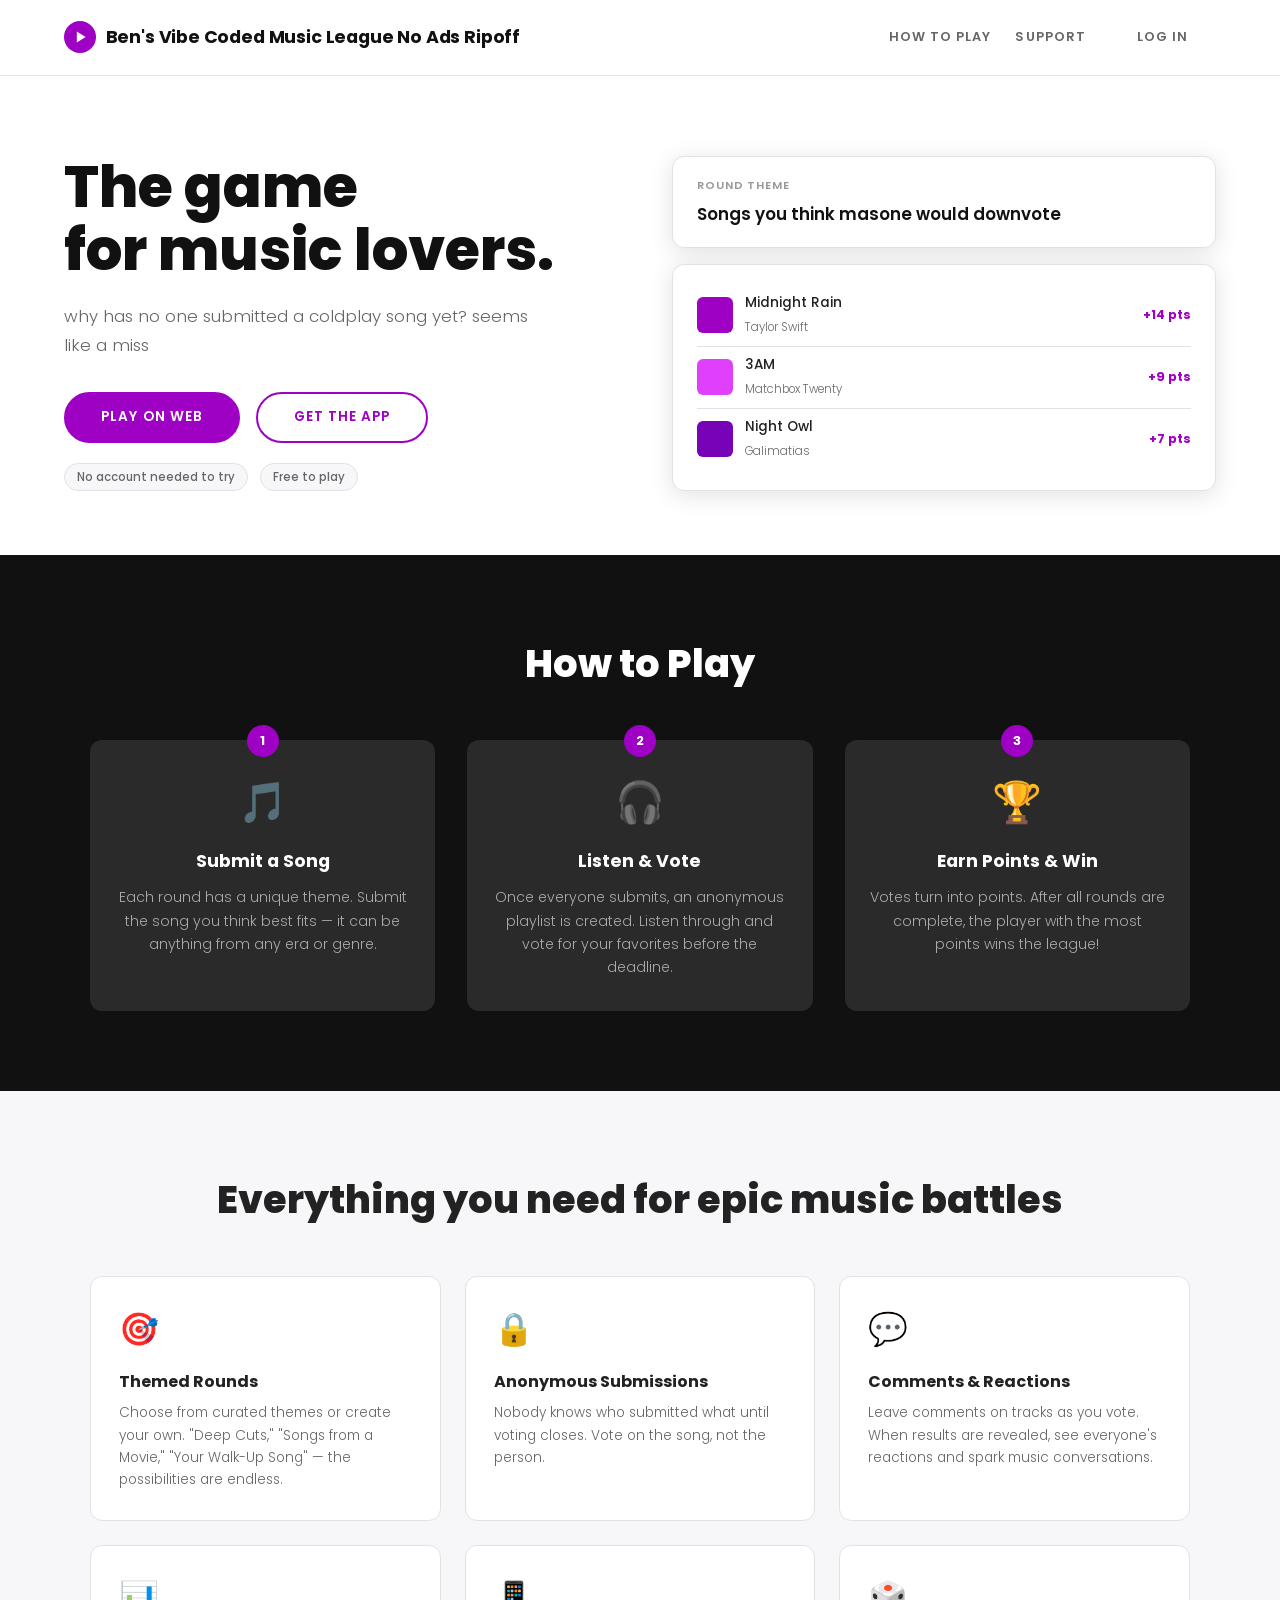
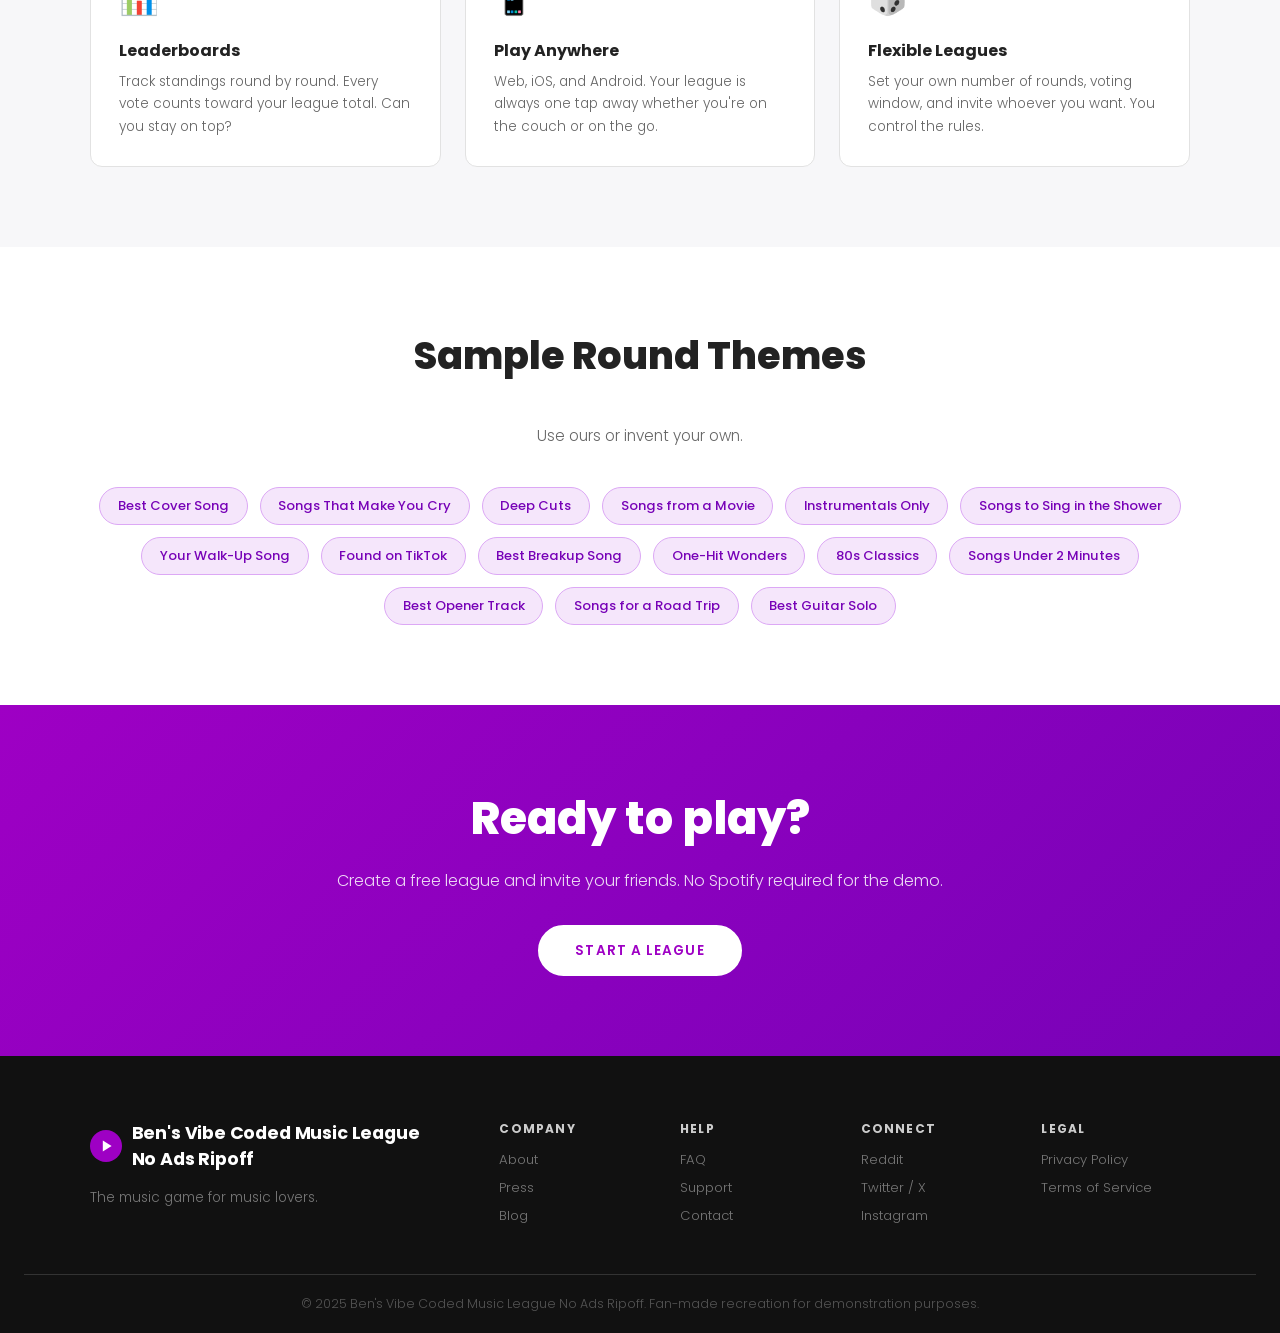
<file: index.html>
<!DOCTYPE html>
<html lang="en">
<head>
  <meta charset="UTF-8" />
  <meta name="viewport" content="width=device-width, initial-scale=1.0" />
  <title>Ben's Vibe Coded Music League No Ads Ripoff</title>
  <link rel="preconnect" href="https://fonts.googleapis.com" />
  <link href="https://fonts.googleapis.com/css2?family=Poppins:wght@300;400;500;600;700;800&display=swap" rel="stylesheet" />
  <link rel="stylesheet" href="styles.css" />
</head>
<body class="landing-page">

  <!-- HEADER -->
  <header class="site-header">
    <div class="header-inner">
      <a href="index.html" class="logo">
        <svg class="logo-icon" viewBox="0 0 40 40" fill="none" xmlns="http://www.w3.org/2000/svg">
          <circle cx="20" cy="20" r="20" fill="#9e00c4"/>
          <path d="M16 13v14l11-7-11-7z" fill="white"/>
        </svg>
        <span class="logo-text">Ben's Vibe Coded Music League No Ads Ripoff</span>
      </a>
      <nav class="site-nav">
        <a href="#how-to-play">HOW TO PLAY</a>
        <a href="#support">SUPPORT</a>
        <a href="app.html" class="btn btn-outline-white">LOG IN</a>
      </nav>
      <button class="hamburger" id="hamburger" aria-label="Menu">
        <span></span><span></span><span></span>
      </button>
    </div>
    <nav class="mobile-nav" id="mobileNav">
      <a href="#how-to-play">HOW TO PLAY</a>
      <a href="#support">SUPPORT</a>
      <a href="app.html" class="btn btn-outline-white">LOG IN</a>
    </nav>
  </header>

  <!-- HERO -->
  <section class="hero">
    <div class="hero-content">
      <h1 class="hero-title">The game<br/>for music lovers.</h1>
      <p class="hero-subtitle">why has no one submitted a coldplay song yet? seems like a miss</p>
      <div class="hero-cta">
        <a href="app.html" class="btn btn-primary btn-lg">PLAY ON WEB</a>
        <a href="#" class="btn btn-outline btn-lg">GET THE APP</a>
      </div>
      <div class="platform-badges">
        <span class="badge">No account needed to try</span>
        <span class="badge">Free to play</span>
      </div>
    </div>
    <div class="hero-visual">
      <div class="hero-card card-1">
        <div class="card-label">Round Theme</div>
        <div class="card-theme">Songs you think masone would downvote</div>
      </div>
      <div class="hero-card card-2">
        <div class="mini-track">
          <div class="mini-art" style="background:#9e00c4;"></div>
          <div class="mini-info"><span>Midnight Rain</span><small>Taylor Swift</small></div>
          <div class="mini-votes">+14 pts</div>
        </div>
        <div class="mini-track">
          <div class="mini-art" style="background:#e040fb;"></div>
          <div class="mini-info"><span>3AM</span><small>Matchbox Twenty</small></div>
          <div class="mini-votes">+9 pts</div>
        </div>
        <div class="mini-track">
          <div class="mini-art" style="background:#7702b7;"></div>
          <div class="mini-info"><span>Night Owl</span><small>Galimatias</small></div>
          <div class="mini-votes">+7 pts</div>
        </div>
      </div>
    </div>
  </section>

  <!-- HOW TO PLAY -->
  <section class="how-to-play" id="how-to-play">
    <div class="section-inner">
      <h2 class="section-title">How to Play</h2>
      <div class="steps">
        <div class="step">
          <div class="step-number">1</div>
          <div class="step-icon">🎵</div>
          <h3>Submit a Song</h3>
          <p>Each round has a unique theme. Submit the song you think best fits — it can be anything from any era or genre.</p>
        </div>
        <div class="step">
          <div class="step-number">2</div>
          <div class="step-icon">🎧</div>
          <h3>Listen &amp; Vote</h3>
          <p>Once everyone submits, an anonymous playlist is created. Listen through and vote for your favorites before the deadline.</p>
        </div>
        <div class="step">
          <div class="step-number">3</div>
          <div class="step-icon">🏆</div>
          <h3>Earn Points &amp; Win</h3>
          <p>Votes turn into points. After all rounds are complete, the player with the most points wins the league!</p>
        </div>
      </div>
    </div>
  </section>

  <!-- FEATURES -->
  <section class="features-section">
    <div class="section-inner">
      <h2 class="section-title">Everything you need for epic music battles</h2>
      <div class="features-grid">
        <div class="feature-card">
          <div class="feature-icon">🎯</div>
          <h3>Themed Rounds</h3>
          <p>Choose from curated themes or create your own. "Deep Cuts," "Songs from a Movie," "Your Walk-Up Song" — the possibilities are endless.</p>
        </div>
        <div class="feature-card">
          <div class="feature-icon">🔒</div>
          <h3>Anonymous Submissions</h3>
          <p>Nobody knows who submitted what until voting closes. Vote on the song, not the person.</p>
        </div>
        <div class="feature-card">
          <div class="feature-icon">💬</div>
          <h3>Comments &amp; Reactions</h3>
          <p>Leave comments on tracks as you vote. When results are revealed, see everyone's reactions and spark music conversations.</p>
        </div>
        <div class="feature-card">
          <div class="feature-icon">📊</div>
          <h3>Leaderboards</h3>
          <p>Track standings round by round. Every vote counts toward your league total. Can you stay on top?</p>
        </div>
        <div class="feature-card">
          <div class="feature-icon">📱</div>
          <h3>Play Anywhere</h3>
          <p>Web, iOS, and Android. Your league is always one tap away whether you're on the couch or on the go.</p>
        </div>
        <div class="feature-card">
          <div class="feature-icon">🎲</div>
          <h3>Flexible Leagues</h3>
          <p>Set your own number of rounds, voting window, and invite whoever you want. You control the rules.</p>
        </div>
      </div>
    </div>
  </section>

  <!-- SAMPLE THEMES -->
  <section class="themes-section">
    <div class="section-inner">
      <h2 class="section-title">Sample Round Themes</h2>
      <p class="section-subtitle">Use ours or invent your own.</p>
      <div class="themes-cloud">
        <span class="theme-chip">Best Cover Song</span>
        <span class="theme-chip">Songs That Make You Cry</span>
        <span class="theme-chip">Deep Cuts</span>
        <span class="theme-chip">Songs from a Movie</span>
        <span class="theme-chip">Instrumentals Only</span>
        <span class="theme-chip">Songs to Sing in the Shower</span>
        <span class="theme-chip">Your Walk-Up Song</span>
        <span class="theme-chip">Found on TikTok</span>
        <span class="theme-chip">Best Breakup Song</span>
        <span class="theme-chip">One-Hit Wonders</span>
        <span class="theme-chip">80s Classics</span>
        <span class="theme-chip">Songs Under 2 Minutes</span>
        <span class="theme-chip">Best Opener Track</span>
        <span class="theme-chip">Songs for a Road Trip</span>
        <span class="theme-chip">Best Guitar Solo</span>
      </div>
    </div>
  </section>

  <!-- CTA BANNER -->
  <section class="cta-banner">
    <div class="section-inner cta-inner">
      <h2>Ready to play?</h2>
      <p>Create a free league and invite your friends. No Spotify required for the demo.</p>
      <a href="app.html" class="btn btn-primary btn-lg">START A LEAGUE</a>
    </div>
  </section>

  <!-- FOOTER -->
  <footer class="site-footer" id="support">
    <div class="footer-inner">
      <div class="footer-brand">
        <a href="index.html" class="logo">
          <svg class="logo-icon" viewBox="0 0 40 40" fill="none">
            <circle cx="20" cy="20" r="20" fill="#9e00c4"/>
            <path d="M16 13v14l11-7-11-7z" fill="white"/>
          </svg>
          <span class="logo-text">Ben's Vibe Coded Music League No Ads Ripoff</span>
        </a>
        <p>The music game for music lovers.</p>
      </div>
      <div class="footer-links">
        <div class="footer-col">
          <h4>Company</h4>
          <a href="#">About</a>
          <a href="#">Press</a>
          <a href="#">Blog</a>
        </div>
        <div class="footer-col">
          <h4>Help</h4>
          <a href="#">FAQ</a>
          <a href="#">Support</a>
          <a href="#">Contact</a>
        </div>
        <div class="footer-col">
          <h4>Connect</h4>
          <a href="#">Reddit</a>
          <a href="#">Twitter / X</a>
          <a href="#">Instagram</a>
        </div>
        <div class="footer-col">
          <h4>Legal</h4>
          <a href="#">Privacy Policy</a>
          <a href="#">Terms of Service</a>
        </div>
      </div>
    </div>
    <div class="footer-bottom">
      <p>&copy; 2025 Ben's Vibe Coded Music League No Ads Ripoff. Fan-made recreation for demonstration purposes.</p>
    </div>
  </footer>

  <script>
    const hamburger = document.getElementById('hamburger');
    const mobileNav = document.getElementById('mobileNav');
    hamburger.addEventListener('click', () => {
      mobileNav.classList.toggle('open');
      hamburger.classList.toggle('active');
    });
  </script>
</body>
</html>
</file>
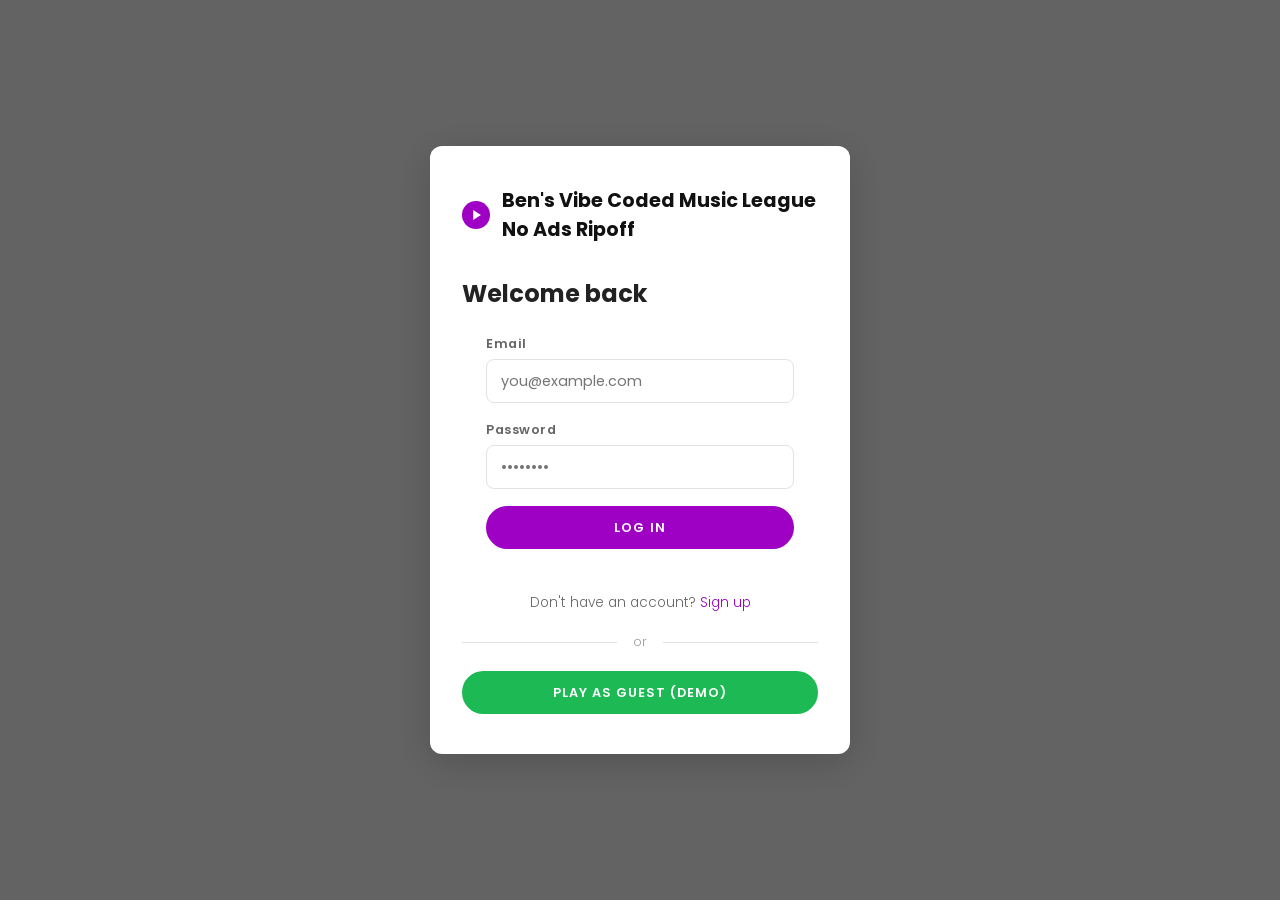
<file: app.html>
<!DOCTYPE html>
<html lang="en">
<head>
  <meta charset="UTF-8" />
  <meta name="viewport" content="width=device-width, initial-scale=1.0" />
  <title>Ben's Vibe Coded Music League No Ads Ripoff – App</title>
  <link rel="preconnect" href="https://fonts.googleapis.com" />
  <link href="https://fonts.googleapis.com/css2?family=Poppins:wght@300;400;500;600;700;800&display=swap" rel="stylesheet" />
  <link rel="stylesheet" href="styles.css" />
</head>
<body class="app-page">

  <!-- AUTH MODAL -->
  <div class="modal-overlay" id="authOverlay">
    <div class="modal auth-modal" id="authModal">
      <div class="auth-logo">
        <svg viewBox="0 0 40 40" fill="none" xmlns="http://www.w3.org/2000/svg">
          <circle cx="20" cy="20" r="20" fill="#9e00c4"/>
          <path d="M16 13v14l11-7-11-7z" fill="white"/>
        </svg>
        <span>Ben's Vibe Coded Music League No Ads Ripoff</span>
      </div>

      <!-- Login Panel -->
      <div class="auth-panel" id="loginPanel">
        <h2>Welcome back</h2>
        <form id="loginForm">
          <div class="form-group">
            <label>Email</label>
            <input type="email" id="loginEmail" placeholder="you@example.com" required />
          </div>
          <div class="form-group">
            <label>Password</label>
            <input type="password" id="loginPassword" placeholder="••••••••" required />
          </div>
          <button type="submit" class="btn btn-primary btn-block">LOG IN</button>
        </form>
        <p class="auth-switch">Don't have an account? <a href="#" id="showSignup">Sign up</a></p>
        <div class="auth-divider"><span>or</span></div>
        <button class="btn btn-demo btn-block" id="demoBtn">PLAY AS GUEST (DEMO)</button>
      </div>

      <!-- Signup Panel -->
      <div class="auth-panel hidden" id="signupPanel">
        <h2>Create your account</h2>
        <form id="signupForm">
          <div class="form-group">
            <label>Display Name</label>
            <input type="text" id="signupName" placeholder="Your name" required />
          </div>
          <div class="form-group">
            <label>Email</label>
            <input type="email" id="signupEmail" placeholder="you@example.com" required />
          </div>
          <div class="form-group">
            <label>Password</label>
            <input type="password" id="signupPassword" placeholder="••••••••" required />
          </div>
          <button type="submit" class="btn btn-primary btn-block">CREATE ACCOUNT</button>
        </form>
        <p class="auth-switch">Already have an account? <a href="#" id="showLogin">Log in</a></p>
      </div>
    </div>
  </div>

  <!-- CREATE LEAGUE MODAL -->
  <div class="modal-overlay hidden" id="createLeagueOverlay">
    <div class="modal" id="createLeagueModal">
      <div class="modal-header">
        <h3>Create a New League</h3>
        <button class="modal-close" data-close="createLeagueOverlay">&times;</button>
      </div>
      <form id="createLeagueForm">
        <div class="form-group">
          <label>League Name</label>
          <input type="text" id="leagueName" placeholder="e.g. Office Music Battle 2025" required />
        </div>
        <div class="form-row">
          <div class="form-group">
            <label>Number of Rounds</label>
            <select id="leagueRounds">
              <option value="3">3</option>
              <option value="5" selected>5</option>
              <option value="8">8</option>
              <option value="10">10</option>
              <option value="12">12</option>
            </select>
          </div>
          <div class="form-group">
            <label>Voting Window</label>
            <select id="votingWindow">
              <option value="24">24 hours</option>
              <option value="48" selected>48 hours</option>
              <option value="72">72 hours</option>
              <option value="168">1 week</option>
            </select>
          </div>
        </div>
        <div class="form-group">
          <label>Votes Per Player</label>
          <select id="votesPerPlayer">
            <option value="1">1 vote</option>
            <option value="2" selected>2 votes</option>
            <option value="3">3 votes</option>
            <option value="5">5 votes</option>
          </select>
        </div>
        <div class="form-group">
          <label>Description (optional)</label>
          <textarea id="leagueDesc" rows="2" placeholder="Tell your friends what this league is about..."></textarea>
        </div>
        <button type="submit" class="btn btn-primary btn-block">CREATE LEAGUE</button>
      </form>
    </div>
  </div>

  <!-- JOIN LEAGUE MODAL -->
  <div class="modal-overlay hidden" id="joinLeagueOverlay">
    <div class="modal" id="joinLeagueModal">
      <div class="modal-header">
        <h3>Join a League</h3>
        <button class="modal-close" data-close="joinLeagueOverlay">&times;</button>
      </div>
      <form id="joinLeagueForm">
        <div class="form-group">
          <label>Invite Code</label>
          <input type="text" id="joinCode" placeholder="Enter your invite code" required />
        </div>
        <button type="submit" class="btn btn-primary btn-block">JOIN LEAGUE</button>
      </form>
    </div>
  </div>

  <!-- ADD ROUND MODAL -->
  <div class="modal-overlay hidden" id="addRoundOverlay">
    <div class="modal" id="addRoundModal">
      <div class="modal-header">
        <h3>Add a Round</h3>
        <button class="modal-close" data-close="addRoundOverlay">&times;</button>
      </div>
      <form id="addRoundForm">
        <div class="form-group">
          <label>Round Theme</label>
          <input type="text" id="roundTheme" placeholder="e.g. Best Breakup Song" required />
        </div>
        <div class="form-group">
          <label>Description (optional)</label>
          <textarea id="roundDesc" rows="2" placeholder="Any extra rules or hints for this round..."></textarea>
        </div>
        <div class="quick-themes">
          <p>Quick pick:</p>
          <div class="quick-theme-chips" id="quickThemeChips"></div>
        </div>
        <button type="submit" class="btn btn-primary btn-block">ADD ROUND</button>
      </form>
    </div>
  </div>

  <!-- SUBMIT SONG MODAL -->
  <div class="modal-overlay hidden" id="submitSongOverlay">
    <div class="modal" id="submitSongModal">
      <div class="modal-header">
        <h3>Submit Your Song</h3>
        <button class="modal-close" data-close="submitSongOverlay">&times;</button>
      </div>
      <div class="round-theme-display" id="submitRoundTheme"></div>
      <form id="submitSongForm">
        <div class="form-group">
          <label>Search for a Song</label>
          <div class="search-wrapper">
            <input type="text" id="songSearch" placeholder="Artist or song title..." autocomplete="off" />
            <div class="search-results hidden" id="searchResults"></div>
          </div>
        </div>
        <div class="selected-song hidden" id="selectedSongDisplay">
          <div class="selected-art" id="selectedArt"></div>
          <div class="selected-info">
            <span id="selectedTitle"></span>
            <small id="selectedArtist"></small>
          </div>
          <button type="button" class="btn-icon" id="clearSong" title="Clear">✕</button>
        </div>
        <div class="form-group">
          <label>Your Comment <small>(optional)</small></label>
          <textarea id="songComment" rows="2" placeholder="Why does this song fit the theme?"></textarea>
        </div>
        <button type="submit" class="btn btn-primary btn-block" id="submitSongBtn" disabled>SUBMIT SONG</button>
      </form>
    </div>
  </div>

  <!-- INVITE MODAL -->
  <div class="modal-overlay hidden" id="inviteOverlay">
    <div class="modal" id="inviteModal">
      <div class="modal-header">
        <h3>Invite Players</h3>
        <button class="modal-close" data-close="inviteOverlay">&times;</button>
      </div>
      <p>Share this invite code with your friends:</p>
      <div class="invite-code-display" id="inviteCodeDisplay"></div>
      <button class="btn btn-outline btn-block" id="copyInviteCode">COPY CODE</button>
      <p class="invite-hint">Anyone with this code can join your league.</p>
    </div>
  </div>

  <!-- APP SHELL -->
  <div class="app-shell hidden" id="appShell">

    <!-- APP HEADER -->
    <header class="app-header">
      <div class="app-header-inner">
        <a href="index.html" class="logo">
          <svg viewBox="0 0 40 40" fill="none">
            <circle cx="20" cy="20" r="20" fill="#9e00c4"/>
            <path d="M16 13v14l11-7-11-7z" fill="white"/>
          </svg>
          <span>Ben's Vibe Coded Music League No Ads Ripoff</span>
        </a>
        <nav class="app-nav" id="appNav">
          <a href="#" class="nav-item active" data-view="dashboard">
            <span class="nav-icon">🏠</span><span>Dashboard</span>
          </a>
          <a href="#" class="nav-item" data-view="leagues">
            <span class="nav-icon">🏆</span><span>My Leagues</span>
          </a>
          <a href="#" class="nav-item" data-view="history">
            <span class="nav-icon">📖</span><span>History</span>
          </a>
        </nav>
        <div class="app-header-right">
          <div class="user-menu" id="userMenu">
            <div class="user-avatar" id="userAvatar"></div>
            <span class="user-name" id="userNameDisplay"></span>
            <div class="user-dropdown" id="userDropdown">
              <a href="#" id="profileLink">Profile</a>
              <a href="#" id="logoutLink">Log Out</a>
            </div>
          </div>
        </div>
      </div>
    </header>

    <!-- MAIN CONTENT AREA -->
    <main class="app-main" id="appMain">

      <!-- DASHBOARD VIEW -->
      <div class="view active" id="view-dashboard">
        <div class="view-header">
          <div>
            <h1 class="view-title" id="dashGreeting">Welcome back!</h1>
            <p class="view-subtitle">Here's what's happening in your leagues.</p>
          </div>
          <div class="view-actions">
            <button class="btn btn-outline" id="joinLeagueBtn">JOIN LEAGUE</button>
            <button class="btn btn-primary" id="createLeagueBtn">+ CREATE LEAGUE</button>
          </div>
        </div>

        <!-- Action Items -->
        <section class="dashboard-section" id="actionItemsSection">
          <h2 class="section-heading">Needs Your Attention</h2>
          <div class="action-items" id="actionItems">
            <div class="empty-state-small">No pending actions — you're all caught up! 🎉</div>
          </div>
        </section>

        <!-- Active Leagues -->
        <section class="dashboard-section">
          <h2 class="section-heading">Active Leagues</h2>
          <div class="leagues-grid" id="activeLeaguesGrid">
            <div class="empty-state">
              <div class="empty-icon">🎵</div>
              <p>No active leagues yet.</p>
              <button class="btn btn-primary" id="createLeagueBtn2">Create your first league</button>
            </div>
          </div>
        </section>
      </div>

      <!-- LEAGUES VIEW -->
      <div class="view" id="view-leagues">
        <div class="view-header">
          <h1 class="view-title">My Leagues</h1>
          <div class="view-actions">
            <button class="btn btn-outline" id="joinLeagueBtn2">JOIN LEAGUE</button>
            <button class="btn btn-primary" id="createLeagueBtn3">+ CREATE LEAGUE</button>
          </div>
        </div>
        <div class="tabs">
          <button class="tab active" data-tab="active-leagues">Active</button>
          <button class="tab" data-tab="completed-leagues">Completed</button>
        </div>
        <div class="tab-content active" id="active-leagues">
          <div class="leagues-grid" id="allActiveLeagues"></div>
        </div>
        <div class="tab-content" id="completed-leagues">
          <div class="leagues-grid" id="allCompletedLeagues">
            <div class="empty-state"><div class="empty-icon">🏁</div><p>No completed leagues yet.</p></div>
          </div>
        </div>
      </div>

      <!-- HISTORY VIEW -->
      <div class="view" id="view-history">
        <div class="view-header">
          <h1 class="view-title">History</h1>
        </div>
        <div class="history-list" id="historyList">
          <div class="empty-state"><div class="empty-icon">📖</div><p>Your play history will appear here.</p></div>
        </div>
      </div>

      <!-- LEAGUE DETAIL VIEW -->
      <div class="view" id="view-league-detail">
        <div class="view-header league-detail-header">
          <button class="btn-back" id="backToLeagues">← Back</button>
          <div class="league-detail-title-wrap">
            <h1 class="view-title" id="detailLeagueName"></h1>
            <span class="league-status-badge" id="detailLeagueStatus"></span>
          </div>
          <div class="view-actions" id="leagueDetailActions"></div>
        </div>

        <div class="league-detail-body">
          <!-- Left: Rounds -->
          <div class="rounds-column">
            <div class="rounds-header">
              <h2>Rounds</h2>
              <button class="btn btn-sm btn-outline" id="addRoundBtn">+ Add Round</button>
            </div>
            <div class="rounds-list" id="roundsList"></div>
          </div>

          <!-- Right: Leaderboard + Info -->
          <div class="sidebar-column">
            <div class="card leaderboard-card">
              <h3>Leaderboard</h3>
              <div class="leaderboard" id="leaderboard"></div>
            </div>
            <div class="card league-info-card">
              <h3>League Info</h3>
              <div class="league-meta" id="leagueMeta"></div>
            </div>
          </div>
        </div>
      </div>

      <!-- ROUND DETAIL VIEW -->
      <div class="view" id="view-round-detail">
        <div class="view-header">
          <button class="btn-back" id="backToLeagueFromRound">← Back to League</button>
          <div>
            <h1 class="view-title" id="detailRoundTheme"></h1>
            <p class="view-subtitle" id="detailRoundStatus"></p>
          </div>
          <div class="view-actions" id="roundDetailActions"></div>
        </div>

        <div class="round-detail-body">
          <!-- Playlist / Submissions -->
          <div class="submissions-column">
            <div id="submissionPhaseUI"></div>
            <div id="playlistUI"></div>
          </div>

          <!-- Voting / Results sidebar -->
          <div class="voting-sidebar" id="votingSidebar"></div>
        </div>
      </div>

    </main>
  </div>

  <script src="app.js"></script>
</body>
</html>
</file>
<file: styles.css>
/* ============================================================
   MUSIC LEAGUE – STYLES
   ============================================================ */

:root {
  --purple:       #9e00c4;
  --purple-dark:  #7702b7;
  --purple-light: #c044e8;
  --purple-faint: #f5e6fb;
  --black:        #111111;
  --dark:         #1a1a1a;
  --mid:          #2a2a2a;
  --border:       #e2e2e2;
  --border-dark:  #333333;
  --text:         #222222;
  --text-muted:   #666666;
  --text-light:   #999999;
  --white:        #ffffff;
  --bg:           #f7f7f9;
  --card-bg:      #ffffff;
  --green:        #1db954;
  --red:          #e74c3c;
  --gold:         #f5a623;
  --radius:       12px;
  --radius-sm:    8px;
  --shadow:       0 2px 12px rgba(0,0,0,.08);
  --shadow-md:    0 4px 24px rgba(0,0,0,.12);
  --shadow-lg:    0 8px 40px rgba(0,0,0,.18);
  --transition:   .2s ease;
  --font:         'Poppins', sans-serif;
}

/* ---- RESET ---- */
*, *::before, *::after { box-sizing: border-box; margin: 0; padding: 0; }
html { scroll-behavior: smooth; }
body { font-family: var(--font); font-weight: 300; color: var(--text); background: var(--white); }
a { color: var(--purple); text-decoration: none; }
a:hover { color: var(--purple-dark); }
img { max-width: 100%; }
ul { list-style: none; }
button { font-family: var(--font); cursor: pointer; border: none; }
input, textarea, select { font-family: var(--font); }
textarea { resize: vertical; }

/* ---- UTILITY ---- */
.hidden { display: none !important; }
.flex { display: flex; }
.flex-col { flex-direction: column; }
.items-center { align-items: center; }
.gap-1 { gap: .5rem; }
.gap-2 { gap: 1rem; }
.mt-1 { margin-top: .5rem; }
.mt-2 { margin-top: 1rem; }

/* ---- BUTTONS ---- */
.btn {
  display: inline-flex; align-items: center; justify-content: center; gap: .5rem;
  padding: .65rem 1.6rem; border-radius: 50px; font-weight: 600; font-size: .8rem;
  letter-spacing: .08em; text-transform: uppercase; transition: all var(--transition);
  white-space: nowrap; cursor: pointer;
}
.btn-primary { background: var(--purple); color: var(--white); border: 2px solid var(--purple); }
.btn-primary:hover { background: var(--purple-dark); border-color: var(--purple-dark); color: var(--white); }
.btn-outline { background: transparent; color: var(--purple); border: 2px solid var(--purple); }
.btn-outline:hover { background: var(--purple); color: var(--white); }
.btn-outline-white { background: transparent; color: var(--white); border: 2px solid var(--white); }
.btn-outline-white:hover { background: var(--white); color: var(--purple); }
.btn-demo { background: #1db954; color: white; border: 2px solid #1db954; }
.btn-demo:hover { background: #17a349; border-color: #17a349; }
.btn-lg { padding: .85rem 2.2rem; font-size: .85rem; }
.btn-sm { padding: .4rem 1rem; font-size: .72rem; }
.btn-block { width: 100%; }
.btn-back {
  background: none; border: 2px solid var(--border); color: var(--text-muted);
  padding: .4rem 1rem; border-radius: 50px; font-size: .78rem; font-weight: 500;
  transition: all var(--transition); flex-shrink: 0;
}
.btn-back:hover { border-color: var(--purple); color: var(--purple); }
.btn-icon {
  background: none; border: none; color: var(--text-muted); font-size: 1rem;
  cursor: pointer; padding: .25rem .5rem; border-radius: 4px; transition: all var(--transition);
}
.btn-icon:hover { color: var(--red); background: #fef2f2; }
.btn-danger { background: var(--red); color: white; border: 2px solid var(--red); }
.btn-danger:hover { background: #c0392b; border-color: #c0392b; }
.btn:disabled { opacity: .45; cursor: not-allowed; pointer-events: none; }

/* ============================================================
   LANDING PAGE
   ============================================================ */
.landing-page { background: var(--white); }

/* Site Header */
.site-header {
  position: sticky; top: 0; z-index: 100;
  background: rgba(255,255,255,.97); backdrop-filter: blur(10px);
  border-bottom: 1px solid var(--border);
}
.header-inner {
  max-width: 1200px; margin: 0 auto; padding: 1rem 1.5rem;
  display: flex; align-items: center; gap: 2rem;
}
.logo { display: flex; align-items: center; gap: .6rem; color: var(--black); font-weight: 700; font-size: 1.1rem; }
.logo-icon { width: 32px; height: 32px; flex-shrink: 0; }
.logo-text { letter-spacing: -.01em; }
.site-nav { display: flex; align-items: center; gap: 1.5rem; margin-left: auto; }
.site-nav a { font-size: .8rem; font-weight: 600; letter-spacing: .08em; color: var(--text-muted); transition: color var(--transition); }
.site-nav a:hover { color: var(--purple); }
.hamburger { display: none; flex-direction: column; gap: 5px; background: none; border: none; padding: .5rem; }
.hamburger span { display: block; width: 22px; height: 2px; background: var(--text); border-radius: 2px; transition: all .3s; }
.hamburger.active span:nth-child(1) { transform: translateY(7px) rotate(45deg); }
.hamburger.active span:nth-child(2) { opacity: 0; }
.hamburger.active span:nth-child(3) { transform: translateY(-7px) rotate(-45deg); }
.mobile-nav {
  display: none; flex-direction: column; gap: .5rem; padding: 1rem 1.5rem 1.5rem;
  border-top: 1px solid var(--border);
}
.mobile-nav.open { display: flex; }
.mobile-nav a { font-size: .85rem; font-weight: 600; letter-spacing: .06em; color: var(--text-muted); padding: .4rem 0; }

/* Hero */
.hero {
  max-width: 1200px; margin: 0 auto; padding: 5rem 1.5rem 4rem;
  display: grid; grid-template-columns: 1fr 1fr; gap: 4rem; align-items: center;
}
.hero-title { font-size: clamp(2.4rem, 5vw, 3.6rem); font-weight: 800; line-height: 1.1; color: var(--black); }
.hero-subtitle { margin-top: 1.25rem; font-size: 1.05rem; color: var(--text-muted); line-height: 1.7; max-width: 480px; }
.hero-cta { margin-top: 2rem; display: flex; gap: 1rem; flex-wrap: wrap; }
.platform-badges { margin-top: 1.25rem; display: flex; gap: .75rem; flex-wrap: wrap; }
.badge { font-size: .72rem; font-weight: 500; color: var(--text-muted); background: var(--bg); padding: .3rem .75rem; border-radius: 20px; border: 1px solid var(--border); }

.hero-visual { position: relative; display: flex; flex-direction: column; gap: 1rem; }
.hero-card {
  background: var(--white); border-radius: var(--radius); border: 1px solid var(--border);
  padding: 1.25rem 1.5rem; box-shadow: var(--shadow-md);
}
.card-label { font-size: .7rem; font-weight: 600; text-transform: uppercase; letter-spacing: .08em; color: var(--text-light); margin-bottom: .4rem; }
.card-theme { font-size: 1.05rem; font-weight: 600; color: var(--black); }
.mini-track { display: flex; align-items: center; gap: .75rem; padding: .5rem 0; border-bottom: 1px solid var(--border); }
.mini-track:last-child { border-bottom: none; }
.mini-art { width: 36px; height: 36px; border-radius: 6px; flex-shrink: 0; }
.mini-info { flex: 1; min-width: 0; }
.mini-info span { display: block; font-size: .85rem; font-weight: 500; white-space: nowrap; overflow: hidden; text-overflow: ellipsis; }
.mini-info small { font-size: .72rem; color: var(--text-muted); }
.mini-votes { font-size: .78rem; font-weight: 700; color: var(--purple); flex-shrink: 0; }

/* How to Play */
.how-to-play { background: var(--black); color: var(--white); padding: 5rem 1.5rem; }
.section-inner { max-width: 1100px; margin: 0 auto; }
.section-title { font-size: clamp(1.6rem, 3.5vw, 2.4rem); font-weight: 800; text-align: center; margin-bottom: 3rem; }
.how-to-play .section-title { color: var(--white); }
.steps { display: grid; grid-template-columns: repeat(3, 1fr); gap: 2rem; }
.step { text-align: center; padding: 2rem 1.5rem; background: var(--mid); border-radius: var(--radius); position: relative; }
.step-number {
  position: absolute; top: -15px; left: 50%; transform: translateX(-50%);
  width: 32px; height: 32px; border-radius: 50%; background: var(--purple);
  color: white; font-size: .8rem; font-weight: 700; display: flex; align-items: center; justify-content: center;
}
.step-icon { font-size: 2.5rem; margin-bottom: 1rem; display: block; }
.step h3 { font-size: 1.1rem; font-weight: 700; margin-bottom: .75rem; color: var(--white); }
.step p { font-size: .88rem; color: #aaa; line-height: 1.65; }

/* Features */
.features-section { padding: 5rem 1.5rem; background: var(--bg); }
.features-grid { display: grid; grid-template-columns: repeat(auto-fill, minmax(280px, 1fr)); gap: 1.5rem; }
.feature-card { background: var(--white); border-radius: var(--radius); padding: 1.75rem; border: 1px solid var(--border); transition: all var(--transition); }
.feature-card:hover { box-shadow: var(--shadow-md); transform: translateY(-2px); }
.feature-icon { font-size: 2rem; margin-bottom: 1rem; display: block; }
.feature-card h3 { font-size: 1rem; font-weight: 700; margin-bottom: .5rem; }
.feature-card p { font-size: .85rem; color: var(--text-muted); line-height: 1.65; }

/* Themes */
.themes-section { padding: 5rem 1.5rem; }
.section-subtitle { text-align: center; color: var(--text-muted); margin-top: -.5rem; margin-bottom: 2.5rem; font-size: .95rem; }
.themes-cloud { display: flex; flex-wrap: wrap; gap: .75rem; justify-content: center; }
.theme-chip {
  background: var(--purple-faint); color: var(--purple-dark); border: 1px solid #dca8f5;
  padding: .5rem 1.1rem; border-radius: 50px; font-size: .82rem; font-weight: 500;
  transition: all var(--transition);
}
.theme-chip:hover { background: var(--purple); color: white; cursor: default; }

/* CTA Banner */
.cta-banner { background: linear-gradient(135deg, var(--purple) 0%, var(--purple-dark) 100%); color: white; padding: 5rem 1.5rem; text-align: center; }
.cta-banner h2 { font-size: clamp(1.8rem, 4vw, 2.8rem); font-weight: 800; margin-bottom: 1rem; }
.cta-banner p { font-size: 1rem; opacity: .85; margin-bottom: 2rem; }
.cta-banner .btn-primary { background: white; color: var(--purple); border-color: white; }
.cta-banner .btn-primary:hover { background: var(--purple-faint); border-color: var(--purple-faint); }

/* Footer */
.site-footer { background: var(--black); color: #aaa; padding: 4rem 1.5rem 0; }
.footer-inner { max-width: 1100px; margin: 0 auto; display: grid; grid-template-columns: 1fr 2fr; gap: 4rem; padding-bottom: 3rem; }
.footer-brand { display: flex; flex-direction: column; gap: 1rem; }
.footer-brand .logo { color: white; }
.footer-brand p { font-size: .85rem; color: #777; }
.footer-links { display: grid; grid-template-columns: repeat(4, 1fr); gap: 2rem; }
.footer-col { display: flex; flex-direction: column; gap: .5rem; }
.footer-col h4 { font-size: .75rem; font-weight: 700; text-transform: uppercase; letter-spacing: .1em; color: #ccc; margin-bottom: .25rem; }
.footer-col a { font-size: .82rem; color: #777; transition: color var(--transition); }
.footer-col a:hover { color: var(--purple-light); }
.footer-bottom { border-top: 1px solid var(--border-dark); padding: 1.25rem 0; text-align: center; }
.footer-bottom p { font-size: .78rem; color: #555; }

/* ============================================================
   APP PAGE
   ============================================================ */
.app-page { background: var(--bg); min-height: 100vh; }

/* Auth Modal */
.modal-overlay {
  position: fixed; inset: 0; z-index: 1000;
  background: rgba(0,0,0,.6); backdrop-filter: blur(4px);
  display: flex; align-items: center; justify-content: center; padding: 1rem;
}
.modal {
  background: var(--white); border-radius: var(--radius);
  width: 100%; max-width: 420px; max-height: 90vh; overflow-y: auto;
  box-shadow: var(--shadow-lg); animation: modalIn .25s ease;
}
@keyframes modalIn { from { opacity: 0; transform: translateY(20px) scale(.97); } to { opacity: 1; transform: translateY(0) scale(1); } }

.auth-modal { padding: 2.5rem 2rem; }
.auth-logo { display: flex; align-items: center; gap: .75rem; margin-bottom: 2rem; }
.auth-logo svg { width: 40px; height: 40px; }
.auth-logo span { font-size: 1.2rem; font-weight: 700; color: var(--black); }
.auth-panel h2 { font-size: 1.5rem; font-weight: 700; margin-bottom: 1.5rem; }
.auth-switch { text-align: center; margin-top: 1.25rem; font-size: .85rem; color: var(--text-muted); }
.auth-divider { display: flex; align-items: center; gap: 1rem; margin: 1.25rem 0; color: var(--text-light); font-size: .8rem; }
.auth-divider::before, .auth-divider::after { content: ''; flex: 1; height: 1px; background: var(--border); }

/* Forms */
.form-group { margin-bottom: 1.1rem; }
.form-group label { display: block; font-size: .8rem; font-weight: 600; margin-bottom: .4rem; color: var(--text-muted); letter-spacing: .04em; }
.form-group input, .form-group textarea, .form-group select {
  width: 100%; padding: .65rem .9rem; border-radius: var(--radius-sm);
  border: 1.5px solid var(--border); font-size: .9rem; color: var(--text);
  background: var(--white); transition: border-color var(--transition);
  outline: none;
}
.form-group input:focus, .form-group textarea:focus, .form-group select:focus { border-color: var(--purple); }
.form-row { display: grid; grid-template-columns: 1fr 1fr; gap: 1rem; }

/* Modal generic */
.modal-header { display: flex; align-items: center; justify-content: space-between; padding: 1.5rem 1.5rem 0; margin-bottom: 1.25rem; }
.modal-header h3 { font-size: 1.1rem; font-weight: 700; }
.modal-close { background: none; border: none; font-size: 1.4rem; color: var(--text-muted); cursor: pointer; line-height: 1; transition: color var(--transition); }
.modal-close:hover { color: var(--red); }
.modal form { padding: 0 1.5rem 1.5rem; }

/* Quick themes */
.quick-themes { margin-bottom: 1.1rem; }
.quick-themes p { font-size: .78rem; font-weight: 600; color: var(--text-muted); margin-bottom: .5rem; text-transform: uppercase; letter-spacing: .06em; }
.quick-theme-chips { display: flex; flex-wrap: wrap; gap: .4rem; }
.quick-theme-chips .theme-chip { font-size: .75rem; padding: .3rem .75rem; cursor: pointer; }

/* Round theme display in submit modal */
.round-theme-display { margin: .5rem 1.5rem 1.25rem; padding: 1rem 1.25rem; background: var(--purple-faint); border-radius: var(--radius-sm); border-left: 4px solid var(--purple); }
.round-theme-display .label { font-size: .7rem; font-weight: 600; text-transform: uppercase; letter-spacing: .08em; color: var(--purple); margin-bottom: .25rem; }
.round-theme-display .theme { font-size: 1rem; font-weight: 600; color: var(--purple-dark); }

/* Song search */
.search-wrapper { position: relative; }
.search-results {
  position: absolute; top: calc(100% + 4px); left: 0; right: 0; z-index: 200;
  background: white; border: 1.5px solid var(--border); border-radius: var(--radius-sm);
  box-shadow: var(--shadow-md); max-height: 240px; overflow-y: auto;
}
.search-result-item {
  display: flex; align-items: center; gap: .75rem; padding: .7rem 1rem; cursor: pointer; transition: background var(--transition);
}
.search-result-item:hover { background: var(--bg); }
.result-art { width: 40px; height: 40px; border-radius: 4px; flex-shrink: 0; object-fit: cover; background: var(--border); }
.result-info span { display: block; font-size: .85rem; font-weight: 500; }
.result-info small { font-size: .72rem; color: var(--text-muted); }

.selected-song {
  display: flex; align-items: center; gap: .75rem; padding: .75rem; background: var(--purple-faint);
  border-radius: var(--radius-sm); border: 1.5px solid #dca8f5; margin-bottom: 1rem;
}
.selected-art { width: 48px; height: 48px; border-radius: 6px; flex-shrink: 0; background: var(--border); }
.selected-info { flex: 1; min-width: 0; }
.selected-info span { display: block; font-size: .9rem; font-weight: 600; }
.selected-info small { font-size: .78rem; color: var(--text-muted); }

/* Invite modal */
.invite-code-display {
  font-size: 2rem; font-weight: 800; text-align: center; letter-spacing: .2em;
  color: var(--purple); padding: 1.25rem; background: var(--purple-faint);
  border-radius: var(--radius-sm); margin: 1rem 0; font-variant-numeric: tabular-nums;
}
.invite-hint { text-align: center; font-size: .8rem; color: var(--text-muted); margin-top: .75rem; }
#inviteModal form, #inviteModal { padding: 1.5rem; }

/* ============================================================
   APP SHELL
   ============================================================ */

/* App Header */
.app-header {
  background: var(--black); color: white; position: sticky; top: 0; z-index: 50;
  box-shadow: 0 1px 0 rgba(255,255,255,.08);
}
.app-header-inner {
  max-width: 1400px; margin: 0 auto; padding: .75rem 1.5rem;
  display: flex; align-items: center; gap: 2rem;
}
.app-header .logo { color: white; }
.app-nav { display: flex; align-items: center; gap: .25rem; }
.nav-item {
  display: flex; align-items: center; gap: .4rem; padding: .5rem 1rem; border-radius: 8px;
  color: #aaa; font-size: .8rem; font-weight: 500; transition: all var(--transition); white-space: nowrap;
}
.nav-item:hover { color: white; background: rgba(255,255,255,.08); }
.nav-item.active { color: white; background: rgba(158,0,196,.3); }
.nav-icon { font-size: 1rem; }
.app-header-right { margin-left: auto; }

/* User Menu */
.user-menu { position: relative; display: flex; align-items: center; gap: .6rem; cursor: pointer; }
.user-avatar {
  width: 34px; height: 34px; border-radius: 50%; background: linear-gradient(135deg, var(--purple), var(--purple-light));
  display: flex; align-items: center; justify-content: center; color: white; font-weight: 700; font-size: .85rem;
}
.user-name { color: #ddd; font-size: .82rem; font-weight: 500; }
.user-dropdown {
  position: absolute; top: calc(100% + 8px); right: 0; background: white; border-radius: var(--radius-sm);
  border: 1px solid var(--border); box-shadow: var(--shadow-md); min-width: 140px;
  overflow: hidden; display: none; z-index: 100;
}
.user-menu:hover .user-dropdown { display: block; }
.user-dropdown a { display: block; padding: .65rem 1rem; font-size: .82rem; color: var(--text); transition: all var(--transition); }
.user-dropdown a:hover { background: var(--bg); color: var(--purple); }

/* Main */
.app-main { max-width: 1400px; margin: 0 auto; padding: 2rem 1.5rem; }

/* Views */
.view { display: none; }
.view.active { display: block; }
.view-header {
  display: flex; align-items: flex-start; gap: 1.5rem; margin-bottom: 2rem;
  flex-wrap: wrap;
}
.view-title { font-size: 1.75rem; font-weight: 800; color: var(--black); }
.view-subtitle { font-size: .9rem; color: var(--text-muted); margin-top: .25rem; }
.view-actions { display: flex; gap: .75rem; margin-left: auto; flex-wrap: wrap; }

/* Dashboard */
.dashboard-section { margin-bottom: 2.5rem; }
.section-heading { font-size: .78rem; font-weight: 700; text-transform: uppercase; letter-spacing: .1em; color: var(--text-muted); margin-bottom: 1rem; padding-bottom: .5rem; border-bottom: 1px solid var(--border); }
.action-items { display: flex; flex-direction: column; gap: .75rem; }
.action-item {
  display: flex; align-items: center; gap: 1rem; padding: 1rem 1.25rem;
  background: white; border-radius: var(--radius-sm); border: 1px solid var(--border);
  border-left: 4px solid var(--purple); box-shadow: var(--shadow);
  transition: all var(--transition);
}
.action-item:hover { box-shadow: var(--shadow-md); transform: translateX(2px); }
.action-item-icon { font-size: 1.4rem; flex-shrink: 0; }
.action-item-text { flex: 1; min-width: 0; }
.action-item-text strong { display: block; font-size: .9rem; font-weight: 600; }
.action-item-text small { font-size: .78rem; color: var(--text-muted); }
.action-item .btn { flex-shrink: 0; }
.empty-state-small { font-size: .85rem; color: var(--text-light); padding: .75rem 0; }

/* League Cards Grid */
.leagues-grid { display: grid; grid-template-columns: repeat(auto-fill, minmax(300px, 1fr)); gap: 1.25rem; }
.league-card {
  background: var(--white); border-radius: var(--radius); border: 1px solid var(--border);
  overflow: hidden; box-shadow: var(--shadow); transition: all var(--transition); cursor: pointer;
}
.league-card:hover { box-shadow: var(--shadow-md); transform: translateY(-2px); }
.league-card-header { padding: 1.25rem 1.25rem .75rem; display: flex; align-items: flex-start; gap: .75rem; }
.league-card-avatar {
  width: 44px; height: 44px; border-radius: 10px; flex-shrink: 0;
  background: linear-gradient(135deg, var(--purple), var(--purple-light));
  display: flex; align-items: center; justify-content: center; color: white; font-size: 1.3rem;
}
.league-card-info { flex: 1; min-width: 0; }
.league-card-name { font-size: .95rem; font-weight: 700; white-space: nowrap; overflow: hidden; text-overflow: ellipsis; }
.league-status { font-size: .7rem; font-weight: 600; text-transform: uppercase; letter-spacing: .08em; padding: .2rem .6rem; border-radius: 20px; margin-top: .25rem; display: inline-block; }
.status-active { background: #e8f5e9; color: #2e7d32; }
.status-voting { background: #fff3e0; color: #e65100; }
.status-completed { background: #f3e5f5; color: var(--purple-dark); }
.status-waiting { background: #e3f2fd; color: #1565c0; }
.league-card-body { padding: 0 1.25rem 1rem; display: flex; gap: 1.5rem; }
.league-stat { font-size: .78rem; color: var(--text-muted); }
.league-stat strong { display: block; font-size: 1rem; font-weight: 700; color: var(--text); }
.league-card-footer { border-top: 1px solid var(--border); padding: .75rem 1.25rem; display: flex; justify-content: space-between; align-items: center; background: var(--bg); }
.league-card-footer .btn { padding: .35rem .9rem; font-size: .72rem; }
.round-progress { font-size: .78rem; color: var(--text-muted); }

/* Progress bar */
.progress-bar { width: 100%; height: 5px; background: var(--border); border-radius: 3px; overflow: hidden; margin-top: .4rem; }
.progress-bar-fill { height: 100%; background: var(--purple); border-radius: 3px; transition: width .5s ease; }

/* Tabs */
.tabs { display: flex; gap: .5rem; margin-bottom: 1.5rem; border-bottom: 2px solid var(--border); padding-bottom: 0; }
.tab { background: none; border: none; padding: .6rem 1.25rem; font-size: .83rem; font-weight: 600; color: var(--text-muted); cursor: pointer; border-bottom: 2px solid transparent; margin-bottom: -2px; transition: all var(--transition); }
.tab.active { color: var(--purple); border-bottom-color: var(--purple); }
.tab:hover { color: var(--purple-dark); }
.tab-content { display: none; }
.tab-content.active { display: block; }

/* Empty State */
.empty-state { text-align: center; padding: 3.5rem 2rem; color: var(--text-muted); }
.empty-icon { font-size: 3rem; margin-bottom: 1rem; display: block; }
.empty-state p { font-size: .9rem; margin-bottom: 1.5rem; }

/* History */
.history-list { display: flex; flex-direction: column; gap: .75rem; }
.history-item {
  display: flex; align-items: center; gap: 1rem; padding: 1rem 1.25rem;
  background: white; border-radius: var(--radius-sm); border: 1px solid var(--border);
}
.history-item-icon { font-size: 1.4rem; flex-shrink: 0; }
.history-item-info { flex: 1; }
.history-item-info strong { display: block; font-size: .88rem; font-weight: 600; }
.history-item-info small { font-size: .75rem; color: var(--text-muted); }
.history-item-pts { font-size: .9rem; font-weight: 700; color: var(--purple); }

/* ============================================================
   LEAGUE DETAIL
   ============================================================ */
.league-detail-header { flex-wrap: wrap; gap: 1rem; }
.league-detail-title-wrap { display: flex; align-items: center; gap: .75rem; flex-wrap: wrap; }
.league-status-badge { font-size: .72rem; font-weight: 700; text-transform: uppercase; letter-spacing: .08em; padding: .3rem .85rem; border-radius: 20px; }

.league-detail-body { display: grid; grid-template-columns: 1fr 320px; gap: 1.75rem; }
.rounds-column { min-width: 0; }
.rounds-header { display: flex; align-items: center; justify-content: space-between; margin-bottom: 1rem; }
.rounds-header h2 { font-size: 1rem; font-weight: 700; }
.rounds-list { display: flex; flex-direction: column; gap: .75rem; }

.round-card {
  background: white; border-radius: var(--radius-sm); border: 1px solid var(--border);
  transition: all var(--transition); overflow: hidden; cursor: pointer;
}
.round-card:hover { box-shadow: var(--shadow-md); border-color: #d5b3f5; }
.round-card-inner { padding: 1.1rem 1.25rem; display: flex; align-items: center; gap: 1rem; }
.round-number { width: 32px; height: 32px; border-radius: 8px; background: var(--purple); color: white; font-size: .78rem; font-weight: 700; display: flex; align-items: center; justify-content: center; flex-shrink: 0; }
.round-info { flex: 1; min-width: 0; }
.round-info h4 { font-size: .92rem; font-weight: 600; white-space: nowrap; overflow: hidden; text-overflow: ellipsis; }
.round-info small { font-size: .75rem; color: var(--text-muted); }
.round-status-chip { font-size: .7rem; font-weight: 600; padding: .25rem .7rem; border-radius: 20px; text-transform: uppercase; letter-spacing: .06em; flex-shrink: 0; }
.chip-open { background: #e8f5e9; color: #2e7d32; }
.chip-voting { background: #fff3e0; color: #e65100; }
.chip-results { background: #f3e5f5; color: var(--purple-dark); }
.chip-pending { background: var(--bg); color: var(--text-muted); }
.round-card .round-action { border-top: 1px solid var(--border); padding: .6rem 1.25rem; background: var(--bg); }
.round-card .round-action .btn { font-size: .72rem; }

/* Sidebar cards */
.sidebar-column { display: flex; flex-direction: column; gap: 1rem; }
.card { background: white; border-radius: var(--radius); border: 1px solid var(--border); padding: 1.25rem; box-shadow: var(--shadow); }
.card h3 { font-size: .85rem; font-weight: 700; text-transform: uppercase; letter-spacing: .08em; color: var(--text-muted); margin-bottom: 1rem; }

/* Leaderboard */
.leaderboard { display: flex; flex-direction: column; gap: .5rem; }
.leaderboard-row { display: flex; align-items: center; gap: .75rem; padding: .5rem .25rem; }
.lb-rank { width: 22px; text-align: center; font-size: .78rem; font-weight: 700; color: var(--text-muted); flex-shrink: 0; }
.lb-rank.gold { color: #f5a623; font-size: .95rem; }
.lb-rank.silver { color: #9e9e9e; font-size: .9rem; }
.lb-rank.bronze { color: #a1562b; font-size: .9rem; }
.lb-avatar { width: 30px; height: 30px; border-radius: 50%; background: linear-gradient(135deg, var(--purple), var(--purple-light)); display: flex; align-items: center; justify-content: center; color: white; font-size: .7rem; font-weight: 700; flex-shrink: 0; }
.lb-name { flex: 1; font-size: .85rem; font-weight: 500; min-width: 0; white-space: nowrap; overflow: hidden; text-overflow: ellipsis; }
.lb-pts { font-size: .85rem; font-weight: 700; color: var(--purple); }
.lb-row-me { background: var(--purple-faint); border-radius: 6px; }

/* League Meta */
.league-meta { display: flex; flex-direction: column; gap: .6rem; }
.meta-row { display: flex; justify-content: space-between; font-size: .82rem; }
.meta-label { color: var(--text-muted); }
.meta-value { font-weight: 600; }

/* ============================================================
   ROUND DETAIL
   ============================================================ */
.round-detail-body { display: grid; grid-template-columns: 1fr 280px; gap: 1.75rem; }
.submissions-column { min-width: 0; }
.voting-sidebar { min-width: 0; }

/* Submission phase UI */
.phase-banner { border-radius: var(--radius-sm); padding: 1.25rem 1.5rem; margin-bottom: 1.5rem; display: flex; align-items: center; justify-content: space-between; gap: 1rem; flex-wrap: wrap; }
.phase-banner.submit-phase { background: linear-gradient(135deg, #e8f5e9, #f1fff4); border: 1px solid #a5d6a7; }
.phase-banner.vote-phase { background: linear-gradient(135deg, #fff3e0, #fffbf0); border: 1px solid #ffcc80; }
.phase-banner.results-phase { background: linear-gradient(135deg, var(--purple-faint), #f9ecff); border: 1px solid #dca8f5; }
.phase-info .phase-title { font-size: .95rem; font-weight: 700; }
.phase-info .phase-sub { font-size: .8rem; color: var(--text-muted); margin-top: .2rem; }
.deadline-timer { font-size: .78rem; font-weight: 600; color: var(--text-muted); }

/* Track list */
.track-list { display: flex; flex-direction: column; gap: .75rem; }
.track-card {
  background: white; border-radius: var(--radius-sm); border: 1px solid var(--border);
  overflow: hidden; transition: all var(--transition);
}
.track-card.voted { border-color: var(--purple); box-shadow: 0 0 0 2px rgba(158,0,196,.12); }
.track-header { display: flex; align-items: center; gap: 1rem; padding: .9rem 1.1rem; }
.track-rank { width: 24px; text-align: center; font-size: .78rem; font-weight: 700; color: var(--text-muted); flex-shrink: 0; }
.track-art { width: 46px; height: 46px; border-radius: 6px; flex-shrink: 0; background: var(--border); display: flex; align-items: center; justify-content: center; font-size: 1.3rem; }
.track-info { flex: 1; min-width: 0; }
.track-title { font-size: .9rem; font-weight: 600; display: block; }
.track-artist { font-size: .78rem; color: var(--text-muted); display: block; }
.track-submitter { font-size: .72rem; color: var(--text-light); display: block; margin-top: .1rem; }
.track-pts { font-size: 1.05rem; font-weight: 800; color: var(--purple); flex-shrink: 0; }
.track-vote-btn {
  flex-shrink: 0; width: 34px; height: 34px; border-radius: 50%; border: 2px solid var(--border);
  background: white; font-size: 1rem; display: flex; align-items: center; justify-content: center;
  cursor: pointer; transition: all var(--transition);
}
.track-vote-btn:hover { border-color: var(--purple); background: var(--purple-faint); }
.track-vote-btn.voted { border-color: var(--purple); background: var(--purple); color: white; }
.track-footer { border-top: 1px solid var(--border); padding: .6rem 1.1rem; background: var(--bg); display: flex; gap: .75rem; flex-direction: column; }
.track-comments { display: flex; flex-direction: column; gap: .5rem; }
.track-comment { font-size: .78rem; background: white; padding: .4rem .65rem; border-radius: 6px; border: 1px solid var(--border); }
.track-comment strong { color: var(--purple-dark); margin-right: .25rem; }
.add-comment-form { display: flex; gap: .5rem; }
.add-comment-form input { flex: 1; padding: .4rem .65rem; border-radius: 20px; border: 1.5px solid var(--border); font-size: .78rem; outline: none; }
.add-comment-form input:focus { border-color: var(--purple); }
.add-comment-form button { padding: .4rem .9rem; }

/* Voting sidebar content */
.votes-remaining { text-align: center; padding: .75rem; background: var(--purple-faint); border-radius: var(--radius-sm); margin-bottom: 1rem; }
.votes-remaining .vr-count { font-size: 2rem; font-weight: 800; color: var(--purple); line-height: 1; }
.votes-remaining .vr-label { font-size: .75rem; color: var(--purple-dark); font-weight: 500; margin-top: .25rem; }
.voted-tracks-list { display: flex; flex-direction: column; gap: .5rem; }
.voted-track-mini { display: flex; align-items: center; gap: .6rem; padding: .5rem; background: var(--purple-faint); border-radius: 6px; font-size: .8rem; }
.voted-track-mini .art { width: 28px; height: 28px; border-radius: 4px; background: var(--purple); flex-shrink: 0; display: flex; align-items: center; justify-content: center; font-size: .8rem; }
.voted-track-mini .info { flex: 1; min-width: 0; font-weight: 500; white-space: nowrap; overflow: hidden; text-overflow: ellipsis; }

/* Results podium */
.podium { display: flex; align-items: flex-end; justify-content: center; gap: .75rem; margin-bottom: 1.5rem; }
.podium-place { display: flex; flex-direction: column; align-items: center; gap: .4rem; }
.podium-art { border-radius: 8px; background: var(--border); display: flex; align-items: center; justify-content: center; font-size: 1.2rem; }
.podium-place.first .podium-art { width: 64px; height: 64px; border: 3px solid var(--gold); }
.podium-place.second .podium-art { width: 52px; height: 52px; border: 3px solid #9e9e9e; }
.podium-place.third .podium-art { width: 48px; height: 48px; border: 3px solid #a1562b; }
.podium-medal { font-size: 1.4rem; }
.podium-song { font-size: .72rem; font-weight: 600; text-align: center; max-width: 80px; white-space: nowrap; overflow: hidden; text-overflow: ellipsis; }
.podium-pts { font-size: .75rem; font-weight: 800; color: var(--purple); }

/* ============================================================
   RESPONSIVE
   ============================================================ */
@media (max-width: 1024px) {
  .league-detail-body, .round-detail-body { grid-template-columns: 1fr; }
  .sidebar-column { display: grid; grid-template-columns: 1fr 1fr; gap: 1rem; }
  .voting-sidebar { display: block; }
}

@media (max-width: 768px) {
  .hero { grid-template-columns: 1fr; gap: 2.5rem; padding: 3rem 1rem; }
  .hero-visual { display: none; }
  .steps { grid-template-columns: 1fr; }
  .footer-inner { grid-template-columns: 1fr; gap: 2rem; }
  .footer-links { grid-template-columns: repeat(2, 1fr); }
  .site-nav { display: none; }
  .hamburger { display: flex; margin-left: auto; }
  .leagues-grid { grid-template-columns: 1fr; }
  .app-nav { gap: 0; }
  .nav-item span:last-child { display: none; }
  .sidebar-column { grid-template-columns: 1fr; }
  .form-row { grid-template-columns: 1fr; }
  .view-header { flex-direction: column; align-items: flex-start; }
  .view-actions { margin-left: 0; }
  .league-detail-header { flex-direction: column; align-items: flex-start; }
}

@media (max-width: 480px) {
  .app-main { padding: 1rem; }
  .footer-links { grid-template-columns: 1fr; }
  .podium { gap: .4rem; }
}

/* ============================================================
   TOAST NOTIFICATION
   ============================================================ */
#toast-container { position: fixed; bottom: 1.5rem; right: 1.5rem; z-index: 9999; display: flex; flex-direction: column; gap: .5rem; pointer-events: none; }
.toast {
  background: var(--black); color: white; padding: .75rem 1.25rem; border-radius: 10px;
  font-size: .85rem; font-weight: 500; box-shadow: var(--shadow-lg);
  animation: toastIn .3s ease; min-width: 220px; max-width: 340px; pointer-events: auto;
  display: flex; align-items: center; gap: .6rem;
}
.toast.toast-success { background: #1a5c28; border-left: 4px solid #2e7d32; }
.toast.toast-error { background: #5c1a1a; border-left: 4px solid var(--red); }
.toast.toast-info { background: #0d2e5c; border-left: 4px solid #1565c0; }
@keyframes toastIn { from { opacity: 0; transform: translateX(30px); } to { opacity: 1; transform: translateX(0); } }
</file>
